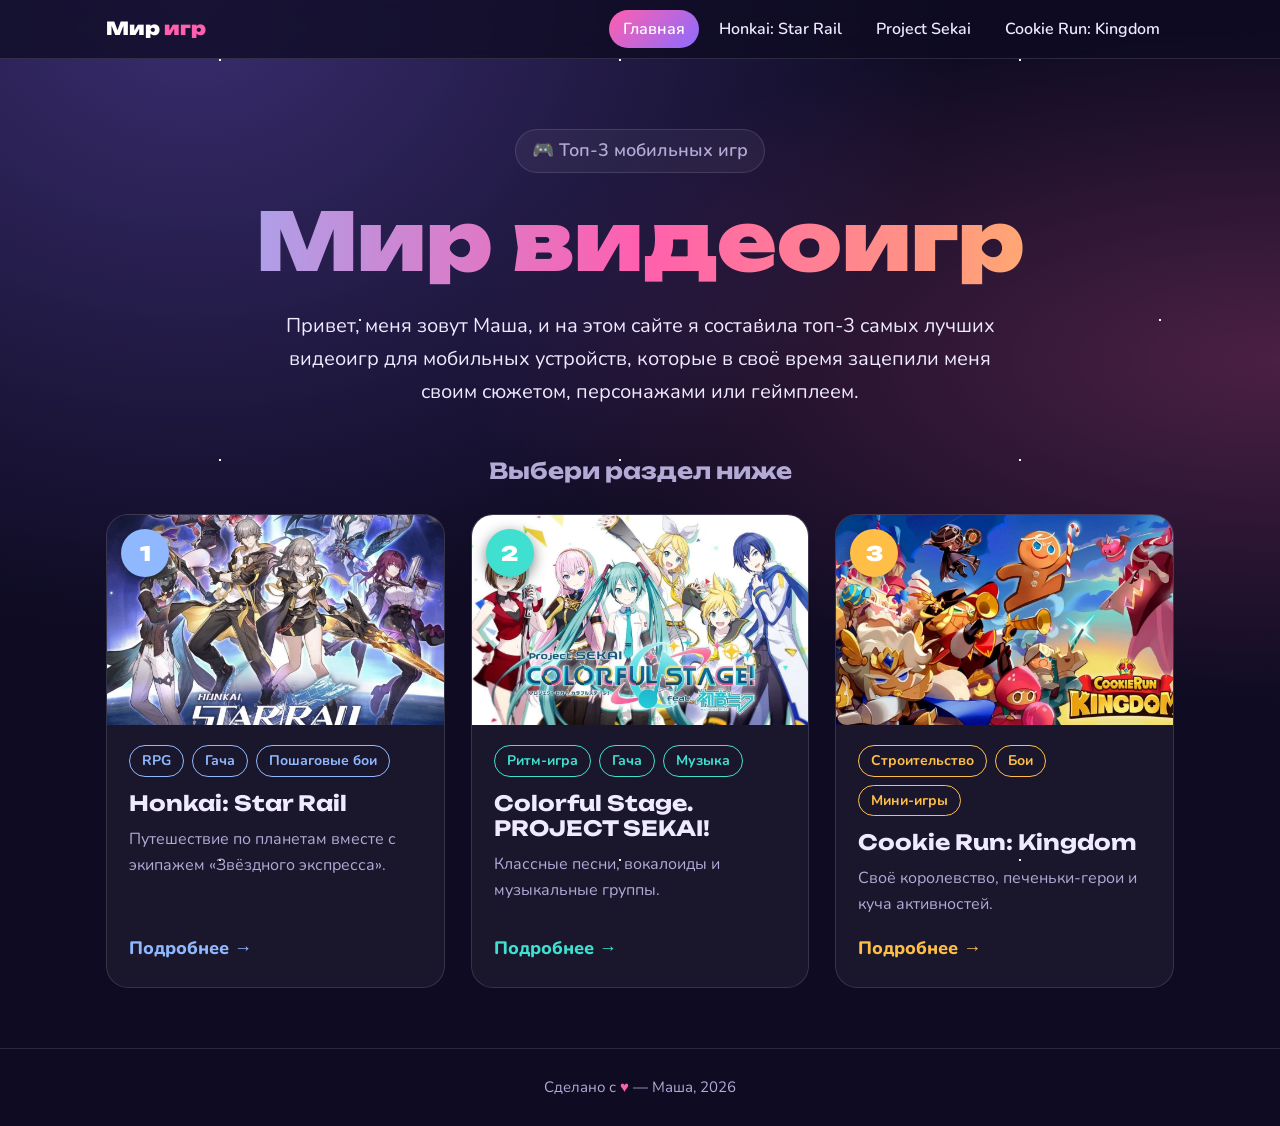
<file: index.html>
<!DOCTYPE html>
<html lang="ru">
<head>
    <meta charset="UTF-8">
    <meta name="viewport" content="width=device-width, initial-scale=1">
    <title>Мой сайт про видеоигры</title>
    <link rel="stylesheet" href="style.css">
</head>
<body>
    <nav>
        <div class="nav-inner">
            <a href="index.html" class="logo">Мир <span>игр</span></a>
            <ul>
                <li><a href="index.html" class="active">Главная</a></li>
                <li><a href="page2.html">Honkai: Star Rail</a></li>
                <li><a href="page3.html">Project Sekai</a></li>
                <li><a href="page4.html">Cookie Run: Kingdom</a></li>
            </ul>
        </div>
    </nav>

    <header class="hero">
        <div class="hello">🎮 Топ-3 мобильных игр</div>
        <h1>Мир видеоигр</h1>
        <p>Привет, меня зовут Маша, и на этом сайте я составила топ-3 самых лучших видеоигр для мобильных устройств, которые в своё время зацепили меня своим сюжетом, персонажами или геймплеем.</p>
    </header>

    <main class="wrap">
        <h2 class="section-title">Выбери раздел ниже</h2>

        <ol class="games">
            <li class="hsr">
                <a href="page2.html" class="card">
                    <span class="rank">1</span>
                    <div class="pic"><img src="images/hsr.jpg" alt="Герои Honkai: Star Rail на фоне космоса"></div>
                    <div class="card-body">
                        <ul class="tags"><li>RPG</li><li>Гача</li><li>Пошаговые бои</li></ul>
                        <h3>Honkai: Star Rail</h3>
                        <p>Путешествие по планетам вместе с экипажем «Звёздного экспресса».</p>
                        <span class="more">Подробнее →</span>
                    </div>
                </a>
            </li>
            <li class="sekai">
                <a href="page3.html" class="card">
                    <span class="rank">2</span>
                    <div class="pic"><img src="images/sekai.jpg" alt="Вокалоиды из Project Sekai"></div>
                    <div class="card-body">
                        <ul class="tags"><li>Ритм-игра</li><li>Гача</li><li>Музыка</li></ul>
                        <h3>Colorful Stage. PROJECT SEKAI!</h3>
                        <p>Классные песни, вокалоиды и музыкальные группы.</p>
                        <span class="more">Подробнее →</span>
                    </div>
                </a>
            </li>
            <li class="cookie">
                <a href="page4.html" class="card">
                    <span class="rank">3</span>
                    <div class="pic"><img src="images/cookie.jpg" alt="Персонажи-печеньки из Cookie Run: Kingdom"></div>
                    <div class="card-body">
                        <ul class="tags"><li>Строительство</li><li>Бои</li><li>Мини-игры</li></ul>
                        <h3>Cookie Run: Kingdom</h3>
                        <p>Своё королевство, печеньки-герои и куча активностей.</p>
                        <span class="more">Подробнее →</span>
                    </div>
                </a>
            </li>
        </ol>
    </main>

    <footer>Сделано с <span>♥</span> — Маша, 2026</footer>
</body>
</html>
</file>
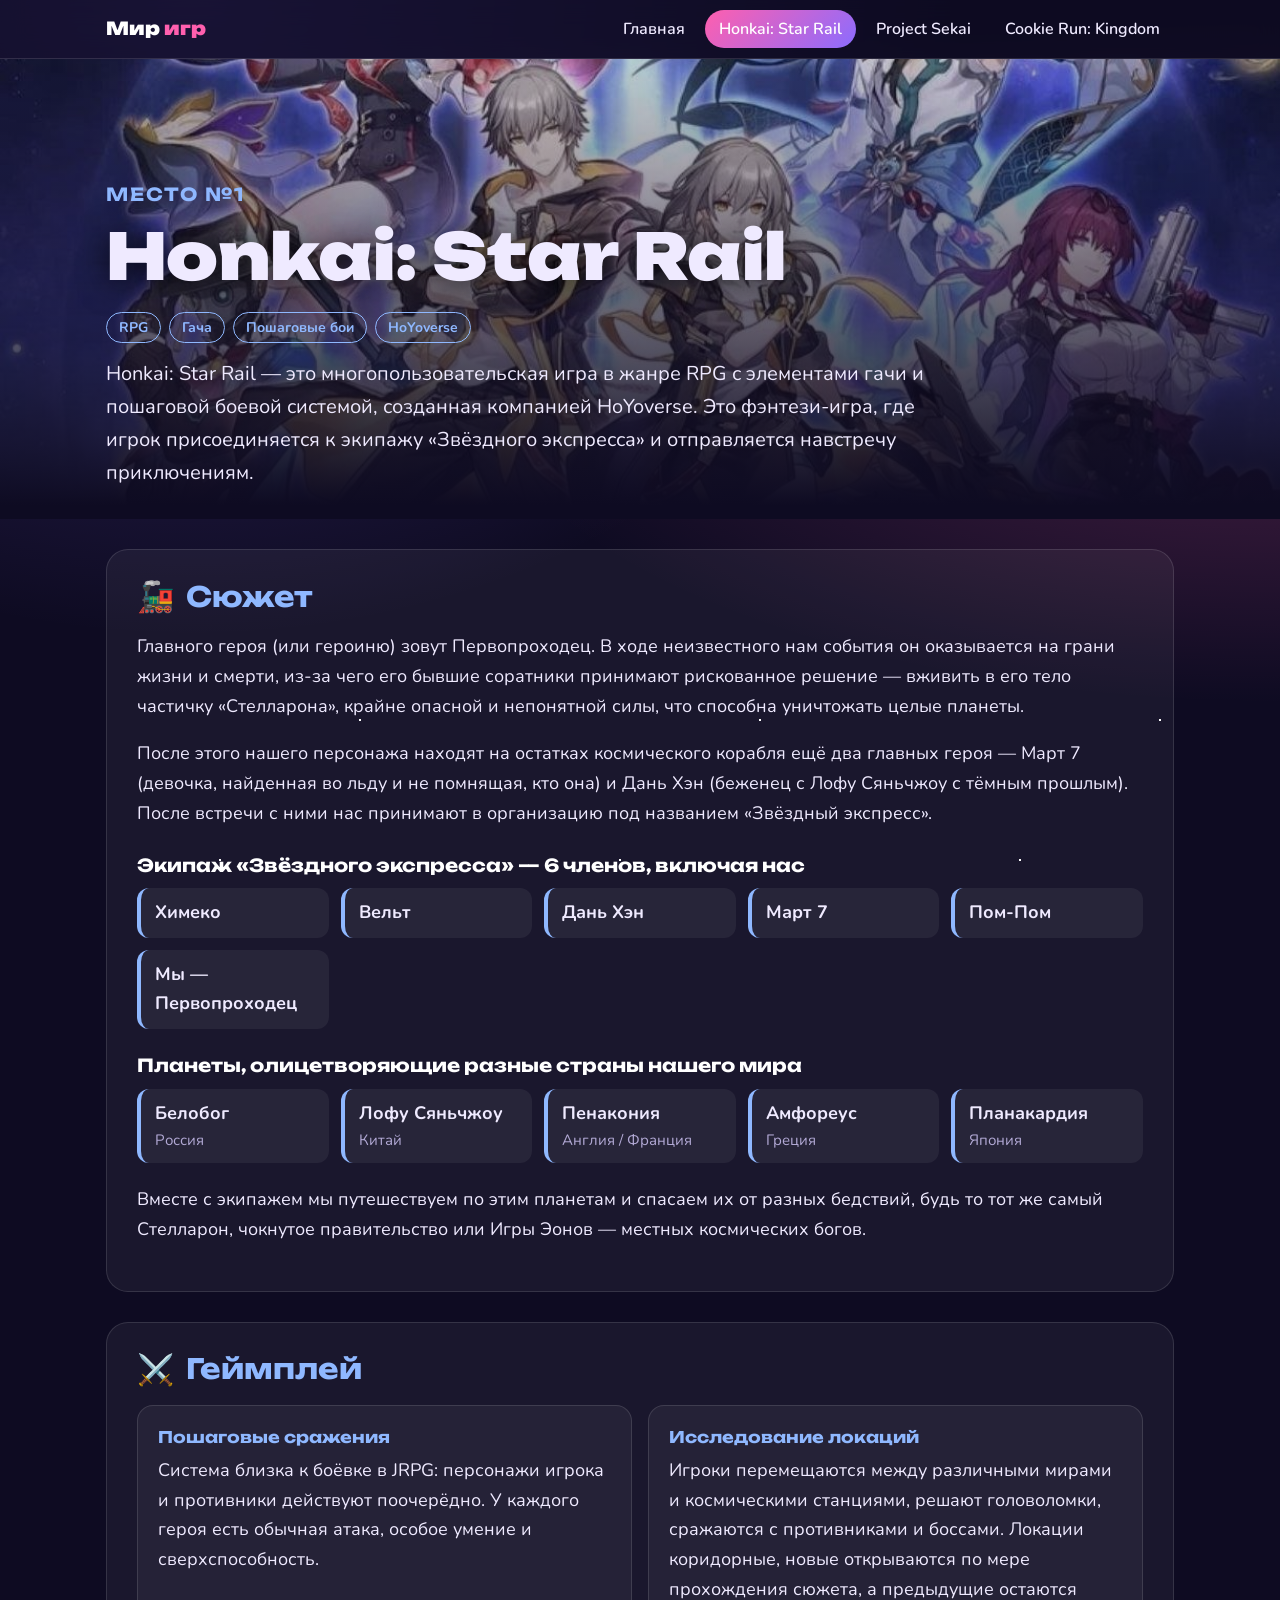
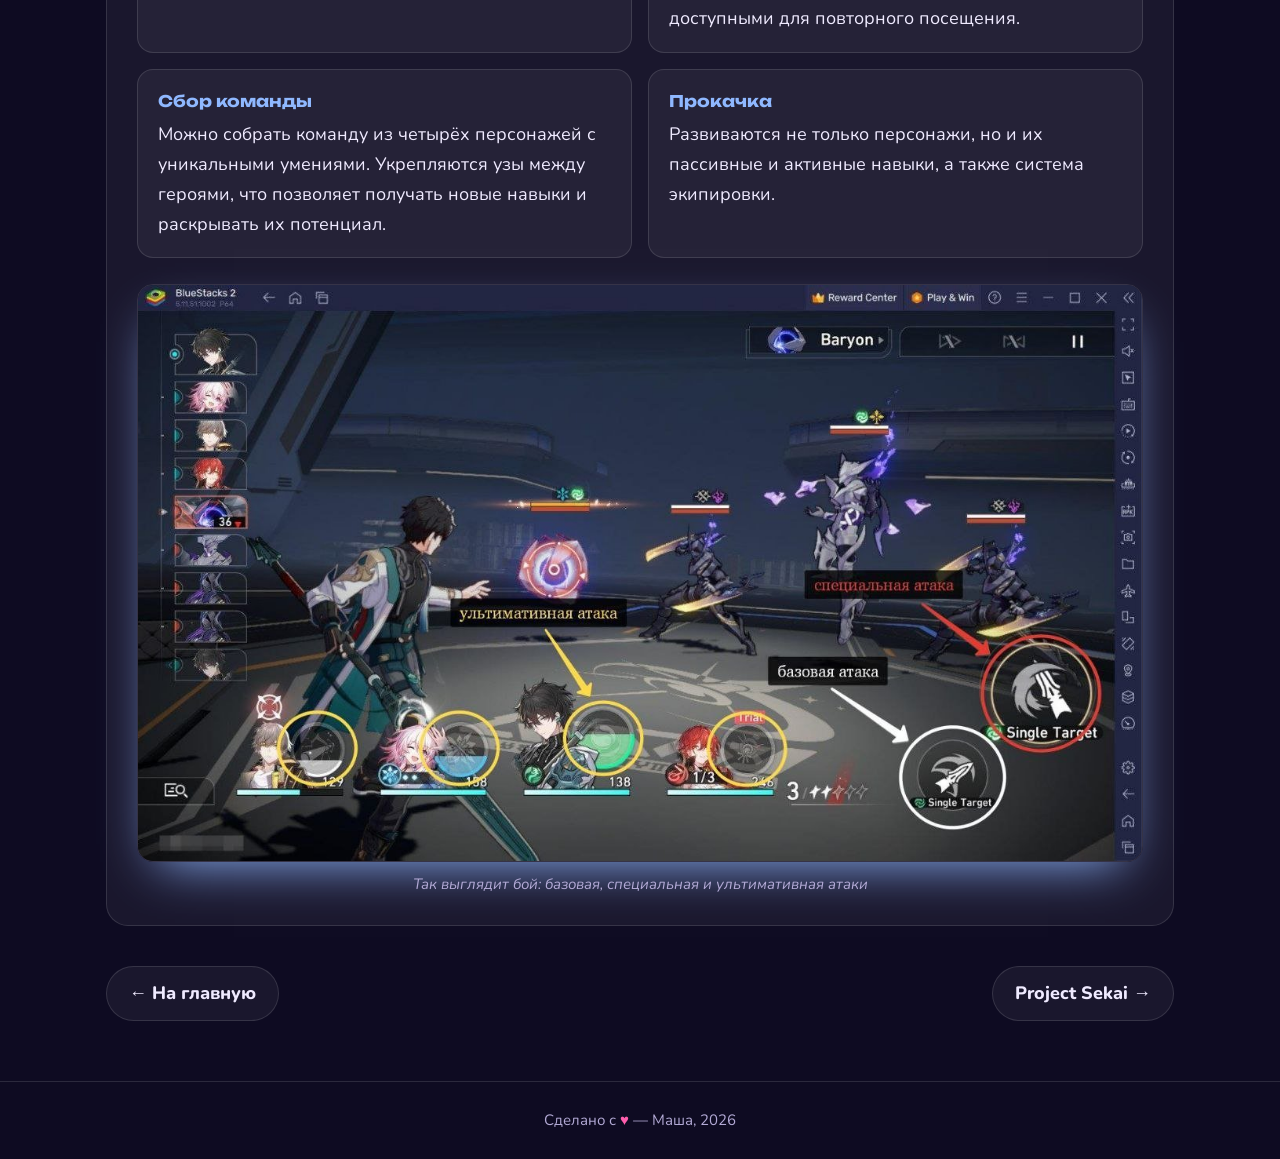
<file: page2.html>
<!DOCTYPE html>
<html lang="ru">
<head>
    <meta charset="UTF-8">
    <meta name="viewport" content="width=device-width, initial-scale=1">
    <title>Honkai: Star Rail — Мой сайт про видеоигры</title>
    <link rel="stylesheet" href="style.css">
</head>
<body class="hsr">
    <nav>
        <div class="nav-inner">
            <a href="index.html" class="logo">Мир <span>игр</span></a>
            <ul>
                <li><a href="index.html">Главная</a></li>
                <li><a href="page2.html" class="active">Honkai: Star Rail</a></li>
                <li><a href="page3.html">Project Sekai</a></li>
                <li><a href="page4.html">Cookie Run: Kingdom</a></li>
            </ul>
        </div>
    </nav>

    <header class="banner" style="background-image: url('images/hsr.jpg'); background-position: center 30%;">
        <div class="banner-text">
            <div class="number">МЕСТО №1</div>
            <h1>Honkai: Star Rail</h1>
            <ul class="tags"><li>RPG</li><li>Гача</li><li>Пошаговые бои</li><li>HoYoverse</li></ul>
            <p class="lead">Honkai: Star Rail — это многопользовательская игра в жанре RPG с элементами гачи и пошаговой боевой системой, созданная компанией HoYoverse. Это фэнтези-игра, где игрок присоединяется к экипажу «Звёздного экспресса» и отправляется навстречу приключениям.</p>
        </div>
    </header>

    <main class="wrap">
        <section class="panel">
            <h2><span class="icon">🚂</span> Сюжет</h2>
            <p>Главного героя (или героиню) зовут Первопроходец. В ходе неизвестного нам события он оказывается на грани жизни и смерти, из-за чего его бывшие соратники принимают рискованное решение — вживить в его тело частичку «Стелларона», крайне опасной и непонятной силы, что способна уничтожать целые планеты.</p>
            <p>После этого нашего персонажа находят на остатках космического корабля ещё два главных героя — Март 7 (девочка, найденная во льду и не помнящая, кто она) и Дань Хэн (беженец с Лофу Сяньчжоу с тёмным прошлым). После встречи с ними нас принимают в организацию под названием «Звёздный экспресс».</p>

            <h3>Экипаж «Звёздного экспресса» — 6 членов, включая нас</h3>
            <ul class="tiles">
                <li>Химеко</li>
                <li>Вельт</li>
                <li>Дань Хэн</li>
                <li>Март 7</li>
                <li>Пом-Пом</li>
                <li>Мы — Первопроходец</li>
            </ul>

            <h3>Планеты, олицетворяющие разные страны нашего мира</h3>
            <ul class="tiles">
                <li>Белобог <small>Россия</small></li>
                <li>Лофу Сяньчжоу <small>Китай</small></li>
                <li>Пенакония <small>Англия / Франция</small></li>
                <li>Амфореус <small>Греция</small></li>
                <li>Планакардия <small>Япония</small></li>
            </ul>

            <p style="margin-top: 22px;">Вместе с экипажем мы путешествуем по этим планетам и спасаем их от разных бедствий, будь то тот же самый Стелларон, чокнутое правительство или Игры Эонов — местных космических богов.</p>
        </section>

        <section class="panel">
            <h2><span class="icon">⚔️</span> Геймплей</h2>
            <ul class="features">
                <li><b>Пошаговые сражения</b>Система близка к боёвке в JRPG: персонажи игрока и противники действуют поочерёдно. У каждого героя есть обычная атака, особое умение и сверхспособность.</li>
                <li><b>Исследование локаций</b>Игроки перемещаются между различными мирами и космическими станциями, решают головоломки, сражаются с противниками и боссами. Локации коридорные, новые открываются по мере прохождения сюжета, а предыдущие остаются доступными для повторного посещения.</li>
                <li><b>Сбор команды</b>Можно собрать команду из четырёх персонажей с уникальными умениями. Укрепляются узы между героями, что позволяет получать новые навыки и раскрывать их потенциал.</li>
                <li><b>Прокачка</b>Развиваются не только персонажи, но и их пассивные и активные навыки, а также система экипировки.</li>
            </ul>

            <figure>
                <img src="images/hsr-gameplay.jpg" alt="Пошаговый бой в Honkai: Star Rail">
                <figcaption>Так выглядит бой: базовая, специальная и ультимативная атаки</figcaption>
            </figure>
        </section>

        <div class="pager">
            <a href="index.html" class="btn">← На главную</a>
            <a href="page3.html" class="btn">Project Sekai →</a>
        </div>
    </main>

    <footer>Сделано с <span>♥</span> — Маша, 2026</footer>
</body>
</html>
</file>
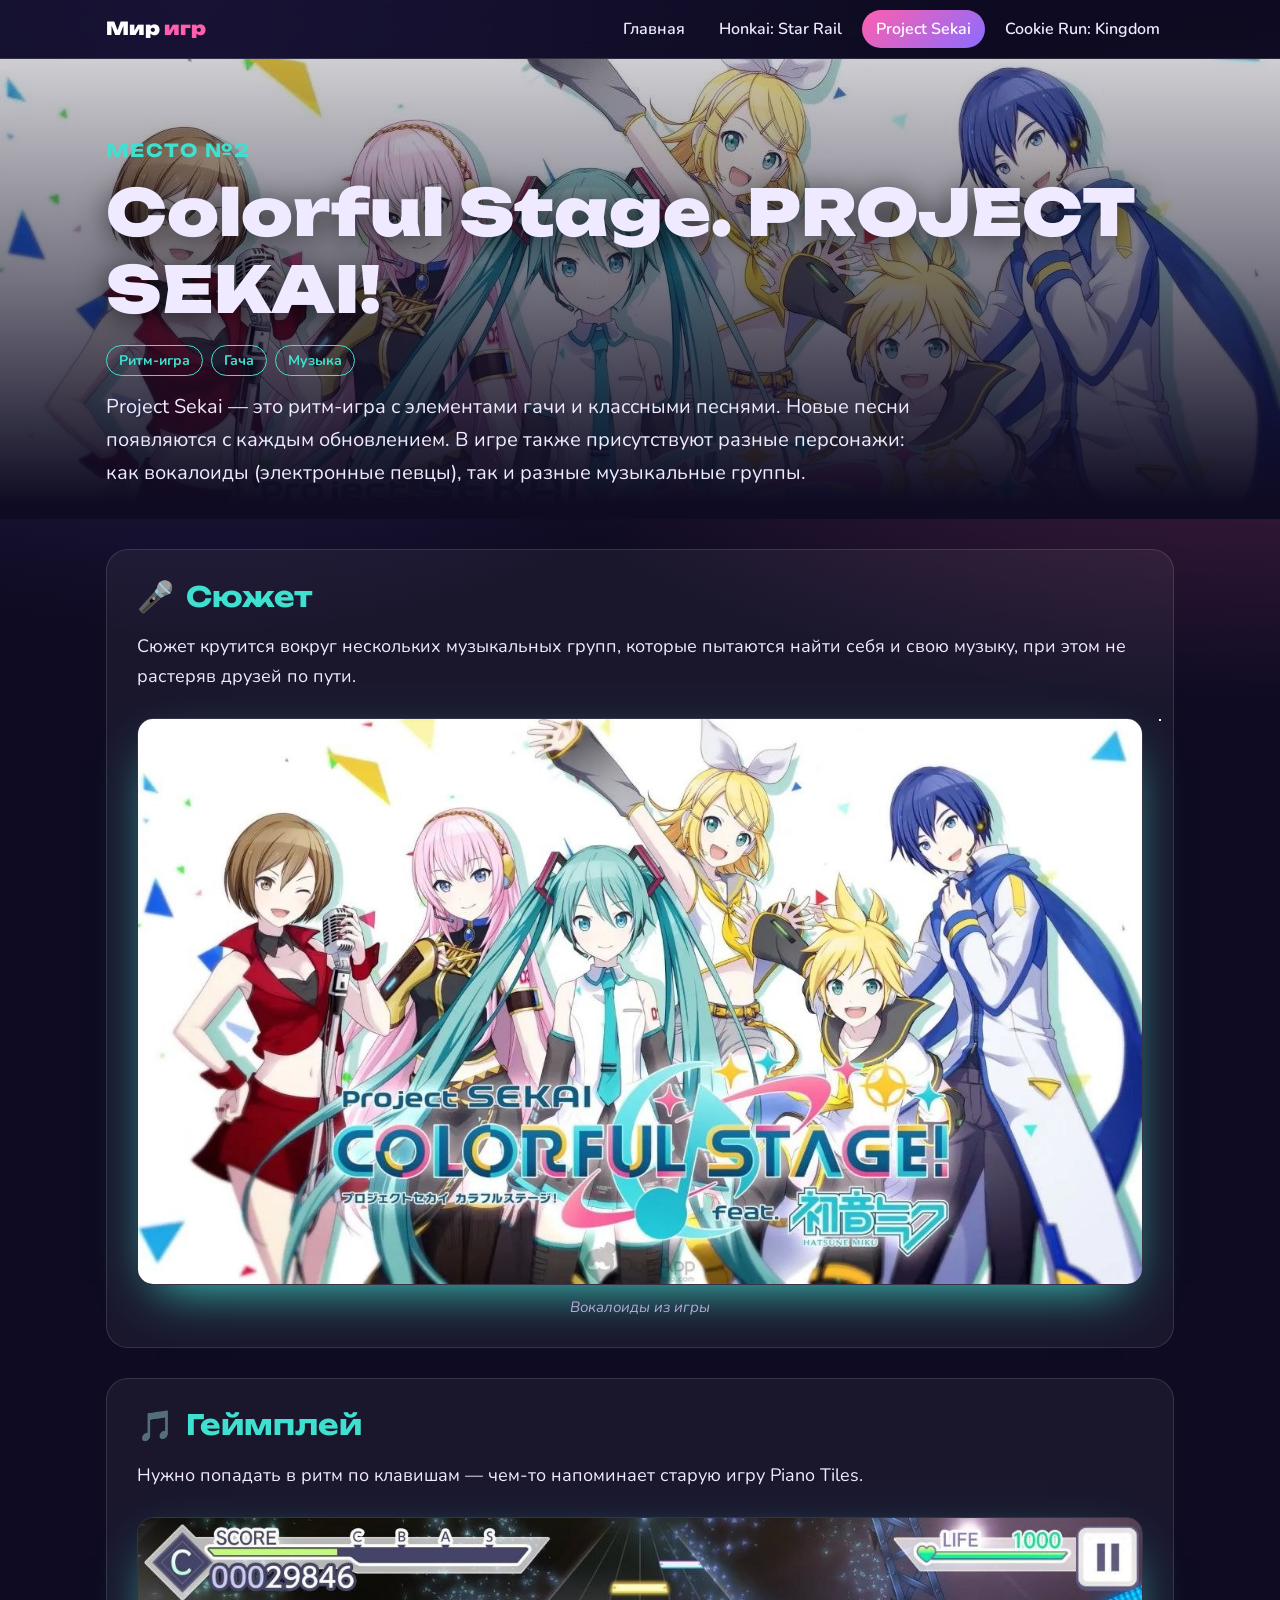
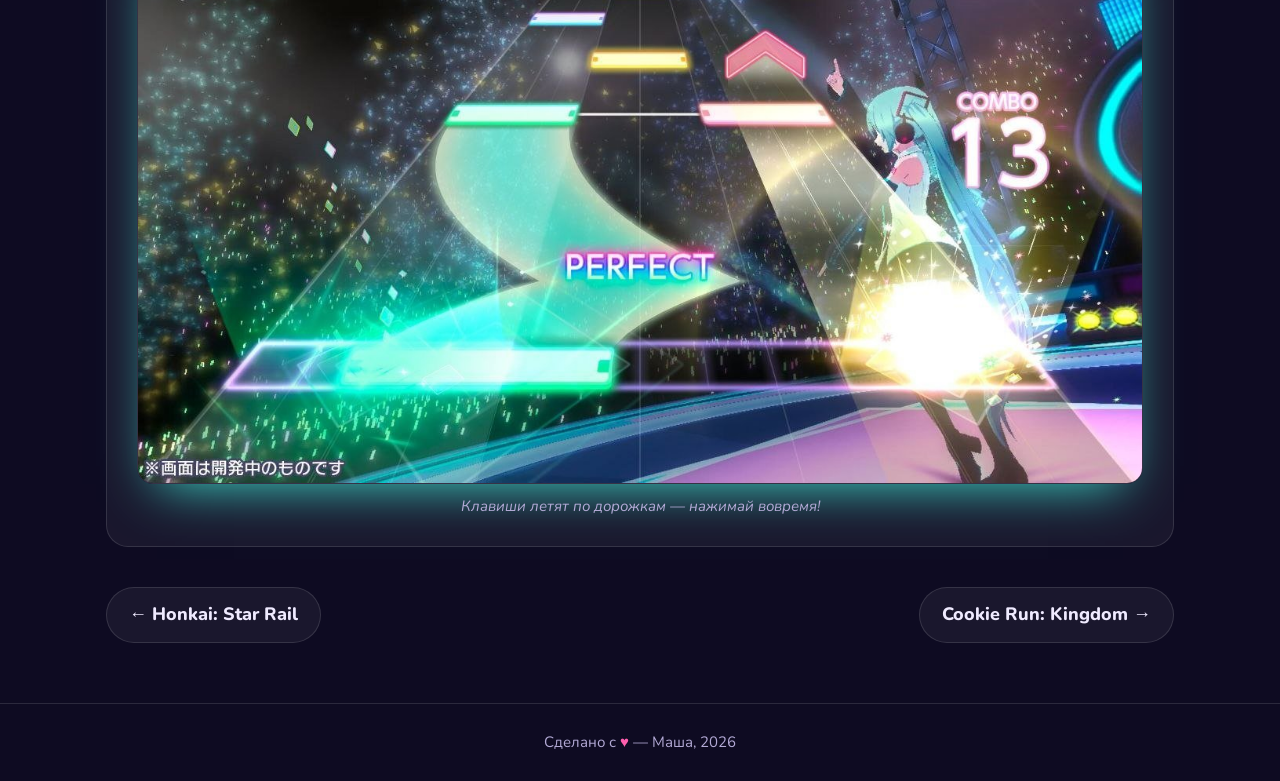
<file: page3.html>
<!DOCTYPE html>
<html lang="ru">
<head>
    <meta charset="UTF-8">
    <meta name="viewport" content="width=device-width, initial-scale=1">
    <title>Project Sekai — Мой сайт про видеоигры</title>
    <link rel="stylesheet" href="style.css">
</head>
<body class="sekai">
    <nav>
        <div class="nav-inner">
            <a href="index.html" class="logo">Мир <span>игр</span></a>
            <ul>
                <li><a href="index.html">Главная</a></li>
                <li><a href="page2.html">Honkai: Star Rail</a></li>
                <li><a href="page3.html" class="active">Project Sekai</a></li>
                <li><a href="page4.html">Cookie Run: Kingdom</a></li>
            </ul>
        </div>
    </nav>

    <header class="banner" style="background-image: url('images/sekai.jpg'); background-position: center 20%;">
        <div class="banner-text">
            <div class="number">МЕСТО №2</div>
            <h1>Colorful Stage. PROJECT SEKAI!</h1>
            <ul class="tags"><li>Ритм-игра</li><li>Гача</li><li>Музыка</li></ul>
            <p class="lead">Project Sekai — это ритм-игра с элементами гачи и классными песнями. Новые песни появляются с каждым обновлением. В игре также присутствуют разные персонажи: как вокалоиды (электронные певцы), так и разные музыкальные группы.</p>
        </div>
    </header>

    <main class="wrap">
        <section class="panel">
            <h2><span class="icon">🎤</span> Сюжет</h2>
            <p>Сюжет крутится вокруг нескольких музыкальных групп, которые пытаются найти себя и свою музыку, при этом не растеряв друзей по пути.</p>
            <figure>
                <img src="images/sekai.jpg" alt="Вокалоиды из Project Sekai, в центре — девочка с длинными бирюзовыми хвостиками">
                <figcaption>Вокалоиды из игры</figcaption>
            </figure>
        </section>

        <section class="panel">
            <h2><span class="icon">🎵</span> Геймплей</h2>
            <p>Нужно попадать в ритм по клавишам — чем-то напоминает старую игру Piano Tiles.</p>
            <figure>
                <img src="images/sekai-gameplay.jpg" alt="Ритм-игра: дорожки с нотами и надпись PERFECT">
                <figcaption>Клавиши летят по дорожкам — нажимай вовремя!</figcaption>
            </figure>
        </section>

        <div class="pager">
            <a href="page2.html" class="btn">← Honkai: Star Rail</a>
            <a href="page4.html" class="btn">Cookie Run: Kingdom →</a>
        </div>
    </main>

    <footer>Сделано с <span>♥</span> — Маша, 2026</footer>
</body>
</html>
</file>
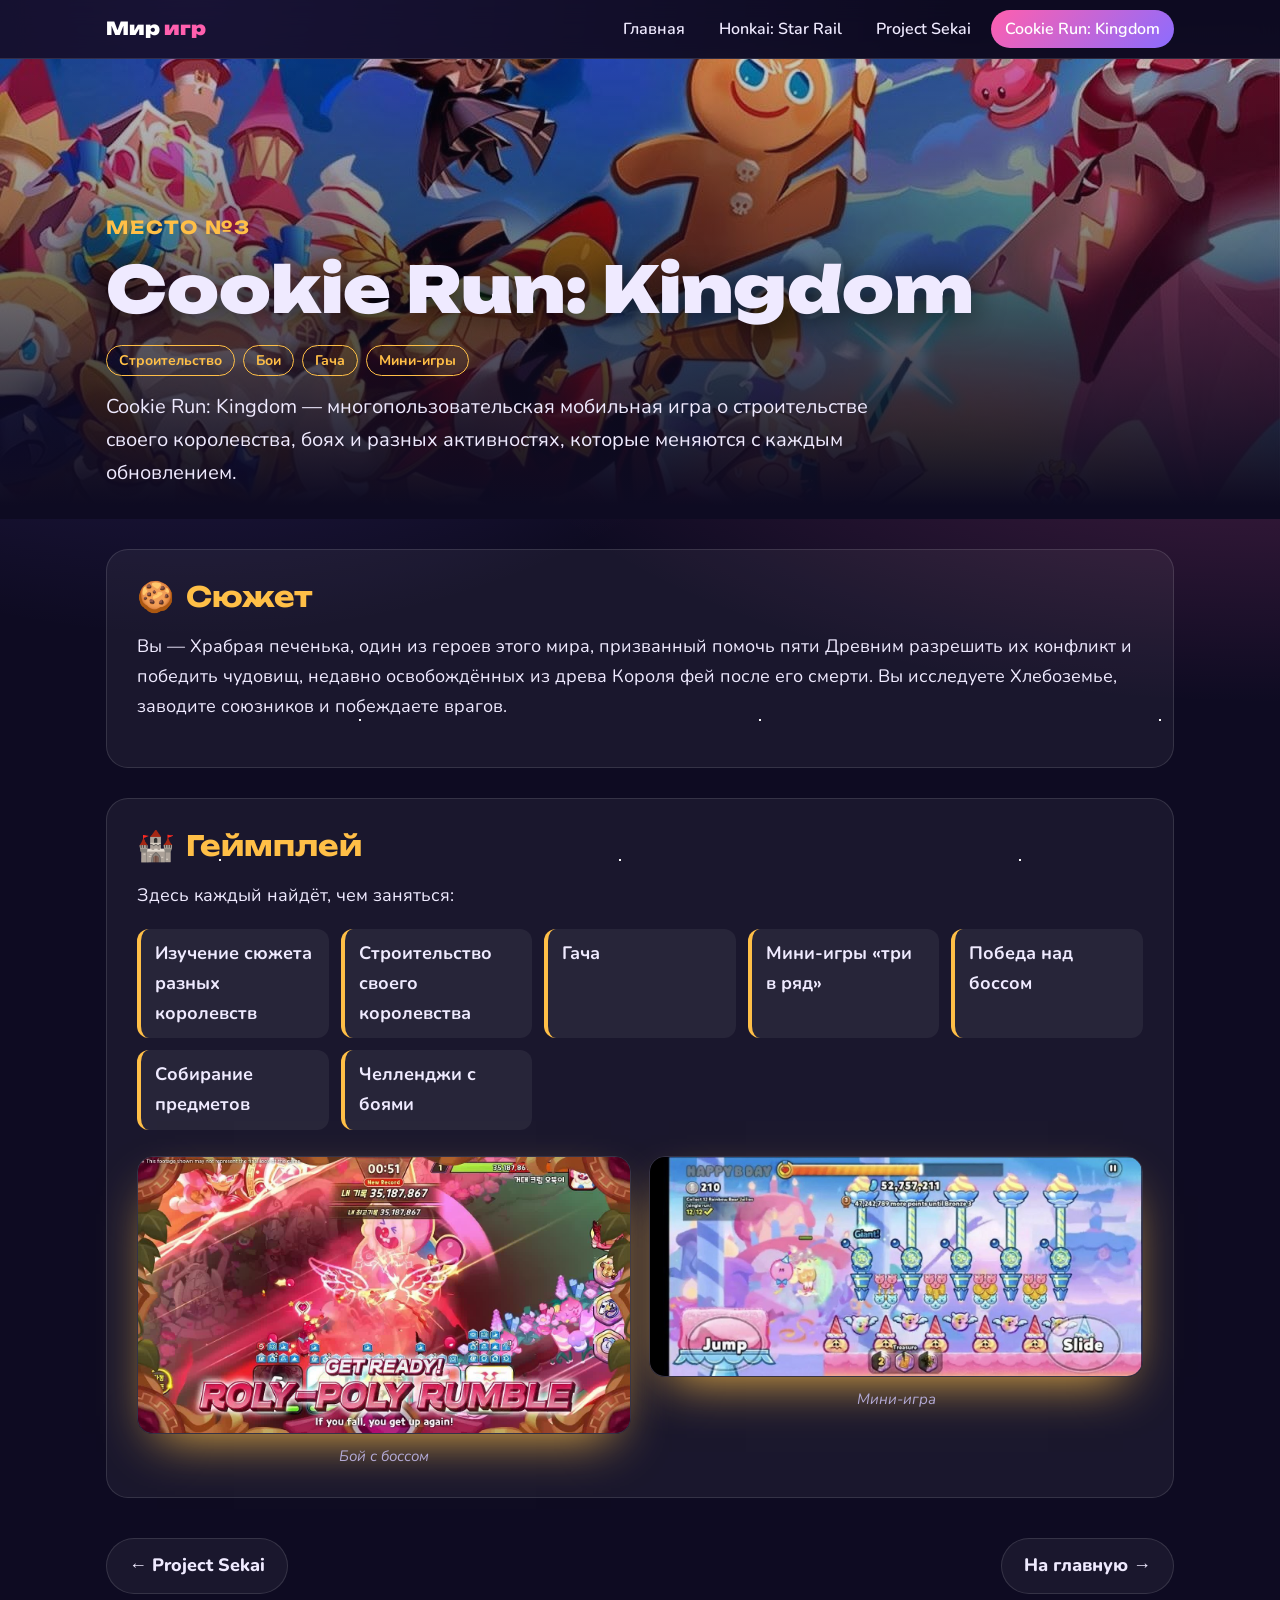
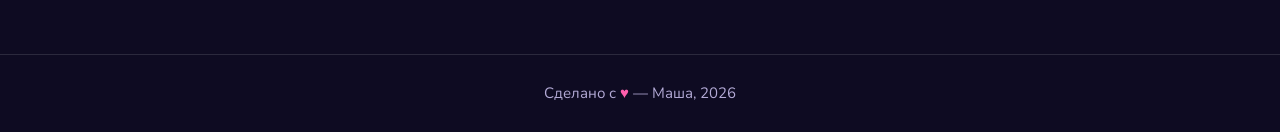
<file: page4.html>
<!DOCTYPE html>
<html lang="ru">
<head>
    <meta charset="UTF-8">
    <meta name="viewport" content="width=device-width, initial-scale=1">
    <title>Cookie Run: Kingdom — Мой сайт про видеоигры</title>
    <link rel="stylesheet" href="style.css">
</head>
<body class="cookie">
    <nav>
        <div class="nav-inner">
            <a href="index.html" class="logo">Мир <span>игр</span></a>
            <ul>
                <li><a href="index.html">Главная</a></li>
                <li><a href="page2.html">Honkai: Star Rail</a></li>
                <li><a href="page3.html">Project Sekai</a></li>
                <li><a href="page4.html" class="active">Cookie Run: Kingdom</a></li>
            </ul>
        </div>
    </nav>

    <header class="banner" style="background-image: url('images/cookie.jpg'); background-position: center 35%;">
        <div class="banner-text">
            <div class="number">МЕСТО №3</div>
            <h1>Cookie Run: Kingdom</h1>
            <ul class="tags"><li>Строительство</li><li>Бои</li><li>Гача</li><li>Мини-игры</li></ul>
            <p class="lead">Cookie Run: Kingdom — многопользовательская мобильная игра о строительстве своего королевства, боях и разных активностях, которые меняются с каждым обновлением.</p>
        </div>
    </header>

    <main class="wrap">
        <section class="panel">
            <h2><span class="icon">🍪</span> Сюжет</h2>
            <p>Вы — Храбрая печенька, один из героев этого мира, призванный помочь пяти Древним разрешить их конфликт и победить чудовищ, недавно освобождённых из древа Короля фей после его смерти. Вы исследуете Хлебоземье, заводите союзников и побеждаете врагов.</p>
        </section>

        <section class="panel">
            <h2><span class="icon">🏰</span> Геймплей</h2>
            <p>Здесь каждый найдёт, чем заняться:</p>
            <ul class="tiles">
                <li>Изучение сюжета разных королевств</li>
                <li>Строительство своего королевства</li>
                <li>Гача</li>
                <li>Мини-игры «три в ряд»</li>
                <li>Победа над боссом</li>
                <li>Собирание предметов</li>
                <li>Челленджи с боями</li>
            </ul>

            <div class="pair">
                <figure>
                    <img src="images/cookie-1.jpg" alt="Яркий бой с боссом в Cookie Run: Kingdom">
                    <figcaption>Бой с боссом</figcaption>
                </figure>
                <figure>
                    <img src="images/cookie-2.jpg" alt="Мини-игра-раннер в розовых тонах">
                    <figcaption>Мини-игра</figcaption>
                </figure>
            </div>
        </section>

        <div class="pager">
            <a href="page3.html" class="btn">← Project Sekai</a>
            <a href="index.html" class="btn">На главную →</a>
        </div>
    </main>

    <footer>Сделано с <span>♥</span> — Маша, 2026</footer>
</body>
</html>
</file>
<file: style.css>
/* ===== Общие стили для всех страниц ===== */

@import url("https://fonts.googleapis.com/css2?family=Unbounded:wght@500;700;900&family=Nunito:wght@400;600;800&display=swap");

:root {
    --bg: #0e0b22;
    --panel: rgba(255, 255, 255, 0.05);
    --border: rgba(255, 255, 255, 0.12);
    --text: #efeaff;
    --muted: #b3aad6;
    --pink: #ff5fae;
    --violet: #8b6cff;
    --accent: var(--pink);
}

* {
    box-sizing: border-box;
}

html {
    scroll-behavior: smooth;
}

body {
    margin: 0;
    font-family: "Nunito", "Segoe UI", Arial, sans-serif;
    font-size: 18px;
    line-height: 1.65;
    color: var(--text);
    background-color: var(--bg);
    /* звёздное небо */
    background-image:
        radial-gradient(1px 1px at 10% 20%, #fff 50%, transparent 51%),
        radial-gradient(1px 1px at 30% 70%, #fff 50%, transparent 51%),
        radial-gradient(2px 2px at 55% 15%, #fff 50%, transparent 51%),
        radial-gradient(1px 1px at 75% 45%, #fff 50%, transparent 51%),
        radial-gradient(2px 2px at 90% 80%, #fff 50%, transparent 51%),
        radial-gradient(1px 1px at 45% 90%, #fff 50%, transparent 51%),
        radial-gradient(ellipse at 15% 0%, rgba(139, 108, 255, 0.35), transparent 50%),
        radial-gradient(ellipse at 100% 40%, rgba(255, 95, 174, 0.25), transparent 45%);
    background-size: 400px 400px, 400px 400px, 400px 400px, 400px 400px, 400px 400px, 400px 400px, 100% 100%, 100% 100%;
    background-attachment: fixed;
}

h1, h2, h3, .logo {
    font-family: "Unbounded", "Segoe UI", Arial, sans-serif;
    line-height: 1.2;
}

a {
    color: var(--accent);
}

img {
    max-width: 100%;
}

/* ===== Меню ===== */
nav {
    position: sticky;
    top: 0;
    z-index: 10;
    background: rgba(14, 11, 34, 0.75);
    backdrop-filter: blur(12px);
    border-bottom: 1px solid var(--border);
}

.nav-inner {
    max-width: 1100px;
    margin: 0 auto;
    padding: 10px 16px;
    display: flex;
    align-items: center;
    justify-content: space-between;
    flex-wrap: wrap;
    gap: 10px;
}

.logo {
    font-size: 18px;
    font-weight: 900;
    color: #fff;
    text-decoration: none;
}

.logo span {
    color: var(--pink);
}

nav ul {
    list-style: none;
    margin: 0;
    padding: 0;
    display: flex;
    flex-wrap: wrap;
    gap: 6px;
}

nav ul a {
    display: block;
    padding: 6px 14px;
    border-radius: 999px;
    color: var(--text);
    text-decoration: none;
    font-weight: 600;
    font-size: 16px;
    transition: background 0.2s;
}

nav ul a:hover {
    background: rgba(255, 255, 255, 0.1);
}

nav ul a.active {
    background: linear-gradient(135deg, var(--pink), var(--violet));
    color: #fff;
}

/* ===== Главная: шапка ===== */
.hero {
    max-width: 1100px;
    margin: 0 auto;
    padding: 70px 16px 40px;
    text-align: center;
}

.hello {
    display: inline-block;
    padding: 6px 16px;
    border: 1px solid var(--border);
    border-radius: 999px;
    background: var(--panel);
    color: var(--muted);
    font-weight: 600;
    margin-bottom: 20px;
}

.hero h1 {
    font-size: clamp(40px, 8vw, 80px);
    font-weight: 900;
    margin: 0 0 20px;
    background: linear-gradient(90deg, #8fb8ff, var(--pink), #ffc35c);
    -webkit-background-clip: text;
    background-clip: text;
    color: transparent;
}

.hero p {
    max-width: 720px;
    margin: 0 auto;
    font-size: 20px;
    color: var(--text);
}

/* ===== Главная: карточки игр ===== */
.wrap {
    max-width: 1100px;
    margin: 0 auto;
    padding: 0 16px 60px;
}

.section-title {
    text-align: center;
    font-size: 22px;
    color: var(--muted);
    margin: 10px 0 30px;
}

.games {
    list-style: none;
    padding: 0;
    margin: 0;
    display: grid;
    grid-template-columns: repeat(auto-fit, minmax(300px, 1fr));
    gap: 26px;
}

.card {
    position: relative;
    display: flex;
    flex-direction: column;
    height: 100%;
    background: var(--panel);
    border: 1px solid var(--border);
    border-radius: 22px;
    overflow: hidden;
    color: var(--text);
    text-decoration: none;
    transition: transform 0.25s, box-shadow 0.25s, border-color 0.25s;
}

.card:hover {
    transform: translateY(-8px);
    border-color: var(--accent);
    box-shadow: 0 20px 50px -15px var(--accent);
}

.card img {
    width: 100%;
    height: 210px;
    object-fit: cover;
    display: block;
    transition: transform 0.4s;
}

.card:hover img {
    transform: scale(1.06);
}

.card .pic {
    overflow: hidden;
}

.rank {
    position: absolute;
    top: 14px;
    left: 14px;
    z-index: 2;
    width: 48px;
    height: 48px;
    border-radius: 50%;
    display: grid;
    place-items: center;
    font-family: "Unbounded", sans-serif;
    font-weight: 900;
    font-size: 20px;
    color: #fff;
    background: var(--accent);
    box-shadow: 0 4px 14px rgba(0, 0, 0, 0.5);
}

.card-body {
    padding: 20px 22px 24px;
    display: flex;
    flex-direction: column;
    flex: 1;
}

.card h3 {
    margin: 0 0 10px;
    font-size: 21px;
}

.card p {
    margin: 0 0 16px;
    color: var(--muted);
    font-size: 16px;
}

.more {
    margin-top: auto;
    font-weight: 800;
    color: var(--accent);
}

/* Теги жанров */
.tags {
    display: flex;
    flex-wrap: wrap;
    gap: 8px;
    margin-bottom: 14px;
    padding: 0;
    list-style: none;
}

.tags li {
    padding: 3px 12px;
    border-radius: 999px;
    font-size: 14px;
    font-weight: 700;
    border: 1px solid var(--accent);
    color: var(--accent);
}

/* ===== Страница игры: баннер ===== */
.banner {
    position: relative;
    min-height: 460px;
    display: flex;
    align-items: flex-end;
    background-size: cover;
    background-position: center;
}

.banner::after {
    content: "";
    position: absolute;
    inset: 0;
    background: linear-gradient(to top, var(--bg) 3%, rgba(14, 11, 34, 0.55) 55%, rgba(14, 11, 34, 0.2));
}

.banner-text {
    position: relative;
    z-index: 1;
    width: 100%;
    max-width: 1100px;
    margin: 0 auto;
    padding: 40px 16px 30px;
}

.banner .number {
    font-family: "Unbounded", sans-serif;
    font-weight: 700;
    color: var(--accent);
    letter-spacing: 2px;
}

.banner h1 {
    font-size: clamp(34px, 6vw, 64px);
    font-weight: 900;
    margin: 8px 0 16px;
    text-shadow: 0 4px 30px rgba(0, 0, 0, 0.7);
}

.lead {
    font-size: 20px;
    max-width: 820px;
    margin: 0;
}

/* ===== Страница игры: панели ===== */
.panel {
    background: var(--panel);
    border: 1px solid var(--border);
    border-radius: 22px;
    padding: 28px 30px;
    margin-top: 30px;
}

.panel h2 {
    display: flex;
    align-items: center;
    gap: 12px;
    margin: 0 0 18px;
    font-size: 28px;
    color: var(--accent);
}

.panel h2 .icon {
    font-size: 30px;
}

.panel h3 {
    font-size: 18px;
    margin: 26px 0 12px;
    color: #fff;
}

/* Плитки: экипаж, планеты */
.tiles {
    list-style: none;
    padding: 0;
    margin: 0;
    display: grid;
    grid-template-columns: repeat(auto-fill, minmax(170px, 1fr));
    gap: 12px;
}

.tiles li {
    background: rgba(255, 255, 255, 0.06);
    border-left: 4px solid var(--accent);
    border-radius: 12px;
    padding: 10px 14px;
    font-weight: 700;
}

.tiles small {
    display: block;
    font-weight: 400;
    color: var(--muted);
    font-size: 15px;
}

/* Особенности геймплея */
.features {
    list-style: none;
    padding: 0;
    margin: 0;
    display: grid;
    grid-template-columns: repeat(auto-fit, minmax(380px, 1fr));
    gap: 16px;
}

.features li {
    background: rgba(255, 255, 255, 0.05);
    border: 1px solid var(--border);
    border-radius: 16px;
    padding: 18px 20px;
}

.features b {
    display: block;
    font-family: "Unbounded", sans-serif;
    font-size: 16px;
    color: var(--accent);
    margin-bottom: 6px;
}

/* Картинки */
figure {
    margin: 26px 0 0;
}

figure img {
    width: 100%;
    display: block;
    border-radius: 16px;
    border: 1px solid var(--border);
    box-shadow: 0 20px 50px -20px var(--accent);
}

figcaption {
    font-size: 15px;
    color: var(--muted);
    margin-top: 10px;
    text-align: center;
    font-style: italic;
}

.pair {
    display: grid;
    grid-template-columns: 1fr 1fr;
    gap: 18px;
}

/* Цвет у каждой игры свой */
.hsr {
    --accent: #8fb8ff;
}

.sekai {
    --accent: #3fe0cf;
}

.cookie {
    --accent: #ffbf47;
}

/* ===== Кнопки внизу ===== */
.pager {
    display: flex;
    justify-content: space-between;
    flex-wrap: wrap;
    gap: 12px;
    margin-top: 40px;
}

.btn {
    padding: 12px 22px;
    border-radius: 999px;
    border: 1px solid var(--border);
    background: var(--panel);
    color: var(--text);
    text-decoration: none;
    font-weight: 800;
    transition: background 0.2s, color 0.2s;
}

.btn:hover {
    background: var(--accent);
    color: #0e0b22;
}

footer {
    text-align: center;
    padding: 26px 16px;
    font-size: 15px;
    color: var(--muted);
    border-top: 1px solid var(--border);
}

footer span {
    color: var(--pink);
}

/* ===== Телефон ===== */
@media (max-width: 640px) {
    body {
        font-size: 16px;
    }

    .hero {
        padding-top: 40px;
    }

    .hero p,
    .lead {
        font-size: 17px;
    }

    .banner {
        min-height: 360px;
    }

    .panel {
        padding: 20px 18px;
    }

    .panel h2 {
        font-size: 22px;
    }

    .pair,
    .features {
        grid-template-columns: 1fr;
    }

    .logo {
        display: none;
    }
}
</file>
